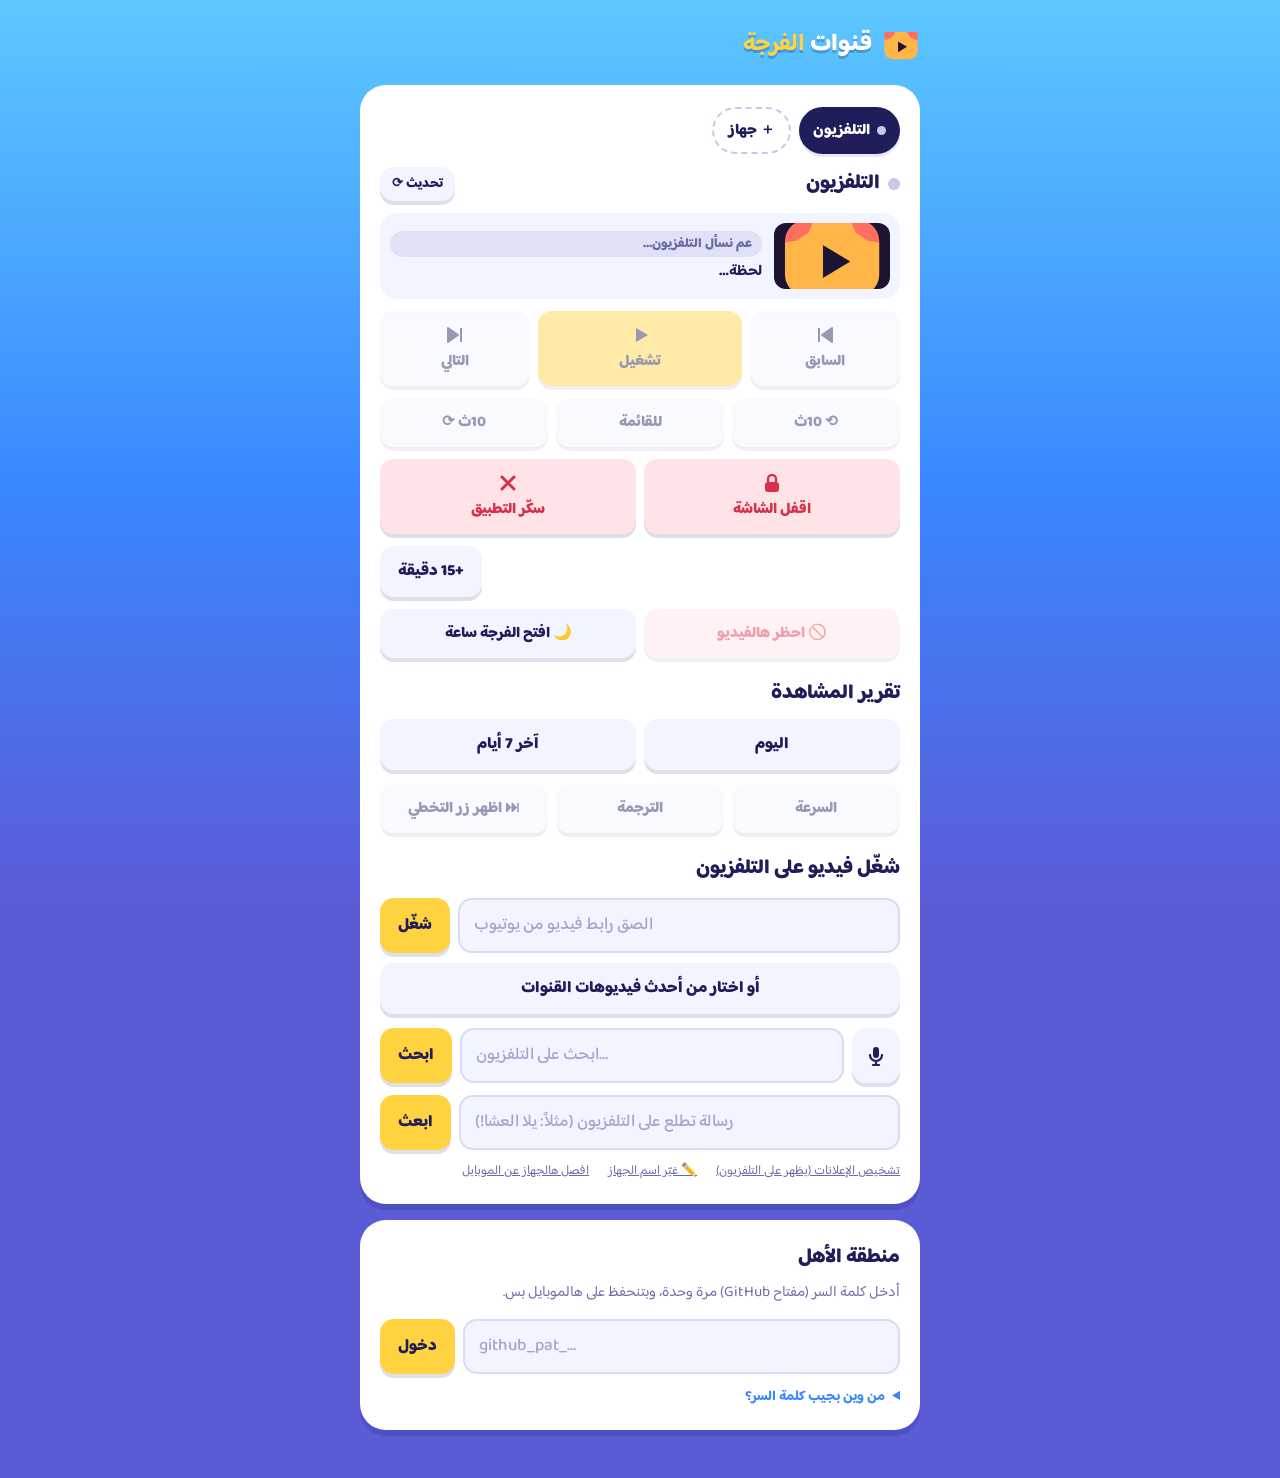
<file: parent.html>
<!doctype html>
<html lang="ar" dir="rtl">
<head>
<meta charset="utf-8">
<meta name="viewport" content="width=device-width, initial-scale=1, viewport-fit=cover">
<meta name="referrer" content="strict-origin-when-cross-origin">
<meta name="robots" content="noindex">
<meta name="theme-color" content="#5cc8ff">
<meta name="apple-mobile-web-app-capable" content="yes">
<meta name="apple-mobile-web-app-title" content="قنوات الفرجة">
<link rel="apple-touch-icon" href="icon.png">
<title>قنوات صندوق الفرجة</title>
<link rel="preconnect" href="https://fonts.googleapis.com">
<link rel="preconnect" href="https://fonts.gstatic.com" crossorigin>
<link href="https://fonts.googleapis.com/css2?family=Baloo+Bhaijaan+2:wght@500;600;700;800&display=swap" rel="stylesheet">
<style>
  :root {
    --bg: #f2f5ff; --navy: #1f1d5a; --card: #ffffff; --card2: #d9dcf5;
    --ink: #1f1d5a; --muted: #6d6aa8; --accent: #ffd23f; --coral: #ff5d73; --teal: #2ec98b;
    --font: 'Baloo Bhaijaan 2', -apple-system, 'Geeza Pro', 'Segoe UI', sans-serif;
  }
  * { box-sizing: border-box; -webkit-tap-highlight-color: transparent; }
  html, body { margin: 0; }
  body {
    font-family: var(--font); color: var(--ink); min-height: 100vh;
    background: linear-gradient(180deg, #5cc8ff 0%, #3a86ff 55%, #5b5bd6 100%) fixed;
    padding: max(16px, env(safe-area-inset-top)) 16px max(32px, env(safe-area-inset-bottom));
  }
  .wrap { max-width: 560px; margin: 0 auto; }
  button, input { font-family: inherit; color: inherit; font-size: 16px; }
  button { cursor: pointer; border: 0; }
  h1, h2, p { margin: 0; }
  .hidden { display: none !important; }
  .muted { color: var(--muted); }

  header { display: flex; align-items: center; justify-content: space-between; padding: 8px 0 20px; }
  .brand { display: flex; align-items: center; gap: 10px; font-size: 24px; font-weight: 800; color: #fff; text-shadow: 0 3px 0 rgba(20,30,110,.25); }
  .brand b { color: var(--accent); }
  .brand svg { width: 38px; height: 38px; }
  .link-btn { background: rgba(20,30,110,.22); color: #fff; font-size: 14px; padding: 6px 14px; border-radius: 99px; }

  .card { background: var(--card); border-radius: 26px; padding: 20px; margin-bottom: 16px; box-shadow: 0 6px 0 rgba(20,30,110,.18); }
  .card h2 { font-size: 20px; font-weight: 800; margin-bottom: 6px; display: flex; align-items: center; gap: 8px; }
  .card > p { font-size: 15px; line-height: 1.6; margin-bottom: 14px; }
  .count { font-size: 14px; color: #fff; background: var(--teal); border-radius: 99px; padding: 0 10px; }

  .row-in { display: flex; gap: 8px; }
  .inp {
    flex: 1; min-width: 0; padding: 13px 16px; border-radius: 14px; border: 0; background: var(--bg); color: var(--navy);
    box-shadow: inset 0 0 0 2px var(--card2); font-size: 17px; font-weight: 600; outline: none;
  }
  .inp:focus { box-shadow: inset 0 0 0 3px #3a86ff; background: #fff; }
  .inp::placeholder { color: #a5a3cf; font-weight: 500; }
  .btn { padding: 12px 18px; border-radius: 14px; font-weight: 800; background: var(--bg); color: var(--navy); white-space: nowrap; box-shadow: 0 4px 0 rgba(20,30,110,.14); }
  .btn.primary { background: var(--accent); color: var(--navy); }
  .btn.danger { background: #ffe3e7; color: #d6304a; }
  .btn.done { background: #dcf7ec; color: #17935f; }
  .btn:active { transform: scale(.97); }
  .btn[disabled] { opacity: .6; }

  .list { margin-top: 14px; }
  .item { display: flex; align-items: center; gap: 12px; padding: 12px 0; border-top: 1px solid #eceefe; }
  .item:first-child { border-top: 0; }
  .item img { width: 54px; height: 54px; border-radius: 50%; object-fit: cover; background: var(--bg); flex-shrink: 0; border: 3px solid var(--accent); }
  .item .info { flex: 1; min-width: 0; }
  .item b { display: block; font-size: 16px; font-weight: 700; white-space: nowrap; overflow: hidden; text-overflow: ellipsis; }
  .item span { font-size: 13px; color: var(--muted); }
  .msg { font-size: 15px; padding: 10px 0 0; }
  .msg.bad { color: #d6304a; }

  details { margin-top: 12px; font-size: 14px; line-height: 1.7; }
  summary { cursor: pointer; color: #3a86ff; font-weight: 700; }
  ol { padding-right: 20px; margin: 8px 0 0; }
  code { direction: ltr; unicode-bidi: embed; background: var(--bg); padding: 1px 6px; border-radius: 6px; font-size: 13px; }

  .dots i { display: inline-block; width: 9px; height: 9px; margin: 0 3px; border-radius: 50%; background: var(--accent); animation: b 1s infinite ease-in-out; }
  .dots i:nth-child(2) { animation-delay: .15s; background: var(--coral); }
  .dots i:nth-child(3) { animation-delay: .3s; background: var(--teal); }
  @keyframes b { 0%,80%,100% { transform: translateY(0); opacity: .6; } 40% { transform: translateY(-6px); opacity: 1; } }

  .toast {
    position: fixed; left: 50%; bottom: max(24px, env(safe-area-inset-bottom)); transform: translate(-50%, 16px); opacity: 0;
    background: var(--navy); color: #fff; font-weight: 800; padding: 12px 22px; border-radius: 99px;
    box-shadow: 0 10px 30px rgba(0,0,0,.45); transition: opacity .25s, transform .25s; pointer-events: none; width: max-content; max-width: calc(100% - 32px); text-align: center; line-height: 1.5;
  }
  .toast.on { opacity: 1; transform: translate(-50%, 0); }

  /* remote */
  .rc-head { display: flex; align-items: center; gap: 8px; margin-bottom: 12px; }
  .rc-head h2 { margin: 0; flex: 1; }
  .dot { width: 12px; height: 12px; border-radius: 50%; background: #c9c8e6; flex-shrink: 0; }
  .dot.on { background: var(--teal); box-shadow: 0 0 0 4px rgba(46,201,139,.2); }
  .seen { font-size: 13px; color: var(--muted); }
  .now { display: flex; gap: 12px; align-items: center; background: var(--bg); border-radius: 18px; padding: 10px; min-height: 84px; }
  .now img { width: 116px; height: 66px; border-radius: 12px; object-fit: cover; flex-shrink: 0; background: #dfe2f7; }
  .now .info { flex: 1; min-width: 0; }
  .now b { display: -webkit-box; -webkit-line-clamp: 2; -webkit-box-orient: vertical; overflow: hidden; font-size: 15px; line-height: 1.4; }
  .now span { display: block; font-size: 13px; color: var(--muted); margin-top: 2px; }
  .state { display: inline-block; font-size: 12px; font-weight: 800; padding: 2px 10px; border-radius: 99px; background: #dfe2f7; color: var(--navy); margin-bottom: 4px; }
  .state.playing { background: #dcf7ec; color: #17935f; }
  .state.paused { background: #fff3c4; color: #8a6a00; }
  .state.locked, .state.timeup, .state.closed, .state.off, .state.bedtime { background: #ffe3e7; color: #d6304a; }
  .state.break, .state.prayer { background: #fff3c4; color: #8a6a00; }
  .bar { height: 6px; border-radius: 6px; background: #dfe2f7; margin-top: 8px; overflow: hidden; direction: ltr; }
  .bar i { display: block; height: 100%; width: 0; background: linear-gradient(90deg, var(--coral), var(--accent)); border-radius: 6px; }
  .rc-grid { display: flex; gap: 8px; margin-top: 12px; }
  .rc-grid .btn { flex: 1; padding: 12px 6px; font-size: 15px; display: flex; flex-direction: column; align-items: center; gap: 2px; }
  .rc-grid .btn svg { width: 24px; height: 24px; }
  .rc-grid .btn.big { flex: 1.4; }
  .rc-grid .btn.warn { background: #ffe3e7; color: #d6304a; }
  .rc-grid .btn.go { background: #dcf7ec; color: #17935f; }
  .rc-time { display: flex; align-items: center; gap: 10px; margin-top: 12px; font-size: 14px; color: var(--muted); }
  .rc-time span { flex: 1; }
  .rc-msg { display: flex; gap: 8px; margin-top: 12px; }
  .btn.mic { padding: 0 12px; display: flex; align-items: center; }
  .btn.mic svg { width: 24px; height: 24px; }
  .btn.mic.on { background: var(--coral); color: #fff; animation: pulse 1s infinite; }
  @keyframes pulse { 50% { transform: scale(1.08); } }
  html { background: #5b5bd6; }
  .vid { display: flex; gap: 10px; align-items: center; padding: 8px 0; border-top: 1px solid #eceefe; }
  .vid img { width: 112px; height: 63px; border-radius: 12px; object-fit: cover; flex-shrink: 0; background: #dfe2f7; }
  .vid .info { flex: 1; min-width: 0; }
  .vid b { display: -webkit-box; -webkit-line-clamp: 2; -webkit-box-orient: vertical; overflow: hidden; font-size: 14px; line-height: 1.4; }
  .vid span { font-size: 12px; color: var(--muted); }
  .vid .btn { padding: 10px 14px; }
  .small-link { background: none; color: var(--muted); font-size: 13px; padding: 10px 0 0; text-decoration: underline; }
  .btn[disabled] { opacity: .45; }
  .rep-kid { border-top: 1px solid #eceefe; padding: 14px 0 6px; }
  .rep-kid:first-child { border-top: 0; }
  .rep-head { display: flex; align-items: center; gap: 10px; }
  .rep-av { width: 34px; height: 34px; border-radius: 50%; color: #fff; font-weight: 800; display: flex; align-items: center; justify-content: center; flex-shrink: 0; }
  .rep-head b { flex: 1; font-size: 17px; }
  .rep-tot { font-size: 22px; font-weight: 800; color: #3a86ff; }
  .rep-tot small { font-size: 13px; color: var(--muted); font-weight: 600; }
  .rep-edu { font-size: 13px; color: #17935f; margin-top: 2px; }
  .rep-days { display: flex; align-items: flex-end; gap: 6px; height: 90px; margin: 12px 0 4px; direction: rtl; }
  .rep-days div { flex: 1; display: flex; flex-direction: column; align-items: center; justify-content: flex-end; height: 100%; font-size: 11px; color: var(--muted); }
  .rep-days i { display: block; width: 100%; max-width: 30px; border-radius: 6px 6px 2px 2px; background: linear-gradient(180deg, #ffd23f, #ff9f1c); margin-bottom: 4px; min-height: 2px; }
  .rep-sub { font-size: 13px; font-weight: 800; color: var(--muted); margin: 10px 0 4px; }
  .rep-line { display: flex; justify-content: space-between; gap: 10px; font-size: 14px; padding: 3px 0; }
  .rep-line span:first-child { overflow: hidden; text-overflow: ellipsis; white-space: nowrap; }
  .rep-line span:last-child { color: var(--muted); flex-shrink: 0; }
  .tabs2 { display: flex; gap: 8px; }
  .tabs2 .btn { flex: 1; }
  select.cat { font-family: inherit; font-size: 14px; font-weight: 700; color: var(--navy); background: var(--bg); border: 0; border-radius: 10px; padding: 8px 6px; margin-left: 6px; max-width: 110px; }
  .chips { display: flex; flex-wrap: wrap; gap: 8px; margin-top: 8px; }
  .chip { padding: 9px 14px; border-radius: 99px; font-weight: 800; font-size: 15px; background: #dcf7ec; color: #17935f; box-shadow: 0 3px 0 rgba(20,30,110,.12); }
  .chip.off { background: #ffe3e7; color: #d6304a; text-decoration: line-through; }
  .pick-star { padding: 10px 12px !important; }
  /* devices: one phone controls every TV and tablet */
  .devbar { display: flex; gap: 8px; overflow-x: auto; padding: 2px 2px 12px; margin: 0 -2px; scrollbar-width: none; }
  .devbar::-webkit-scrollbar { display: none; }
  .dev { flex-shrink: 0; display: flex; align-items: center; gap: 7px; padding: 9px 14px; border-radius: 99px; background: var(--bg); color: var(--navy); font-weight: 800; font-size: 15px; box-shadow: 0 3px 0 rgba(20,30,110,.10); }
  .dev small { font-weight: 600; font-size: 12px; color: var(--muted); }
  .dev.on { background: var(--navy); color: #fff; }
  .dev.on small { color: rgba(255,255,255,.7); }
  .dev.add { background: #fff; border: 2px dashed #c9c8e6; box-shadow: none; }
  .dev .dot { width: 9px; height: 9px; }
  .dev.locked:not(.on) { background: #ffe3e7; }
  .all-row { display: flex; align-items: center; gap: 10px; padding: 10px 0; border-top: 1px solid #eceefe; }
  .all-row:first-child { border-top: 0; }
  .all-row .info { flex: 1; min-width: 0; }
  .all-row b { display: block; font-size: 16px; }
  .all-row span { display: block; font-size: 13px; color: var(--muted); overflow: hidden; text-overflow: ellipsis; white-space: nowrap; }
  .all-row .btn { padding: 9px 12px; font-size: 14px; }
  .all-row .btn.warn { background: #ffe3e7; color: #d6304a; }
  .all-row .btn.go { background: #dcf7ec; color: #17935f; }
  body.all-mode #manage { display: none !important; }
  .foot { text-align: center; font-size: 13px; padding-top: 6px; color: #fff !important; }
</style>
</head>
<body>
<div class="wrap">
  <header>
    <div class="brand">
      <svg viewBox="0 0 64 64" aria-hidden="true"><rect x="4" y="10" width="56" height="46" rx="14" fill="#ffb547"/><path d="M4 24 Q18 22 22 10 L4 10Z" fill="#ff6f61"/><path d="M60 24 Q46 22 42 10 L60 10Z" fill="#ff6f61"/><path d="M27 26 L42 35 L27 44Z" fill="#1b1433"/></svg>
      <span>قنوات <b>الفرجة</b></span>
    </div>
    <button id="logout" class="link-btn hidden">خروج</button>
  </header>


  <!-- TV remote -->
  <section id="remote" class="card">
    <div id="devbar" class="devbar hidden"></div>
    <div id="all-box" class="hidden">
      <div class="rc-head"><h2>كل الأجهزة</h2><button id="all-refresh" class="btn" style="padding:6px 12px;font-size:13px">تحديث ⟳</button></div>
      <div id="all-list" class="list"></div>
      <div class="rc-grid">
        <button class="btn warn" data-all="lock"><svg viewBox="0 0 24 24"><rect x="5" y="11" width="14" height="10" rx="3" fill="currentColor"/><path d="M8 11V8a4 4 0 0 1 8 0v3" fill="none" stroke="currentColor" stroke-width="2.4"/></svg>اقفل الكل</button>
        <button class="btn go" data-all="unlock"><svg viewBox="0 0 24 24"><rect x="5" y="11" width="14" height="10" rx="3" fill="currentColor"/><path d="M8 11V8a4 4 0 0 1 8-1" fill="none" stroke="currentColor" stroke-width="2.4"/></svg>افتح الكل</button>
      </div>
      <div class="rc-grid">
        <button class="btn" data-all="pause">وقّف الفيديو</button>
        <button class="btn" data-all="stop">للقائمة</button>
        <button class="btn go" data-all="addTime">+15 دقيقة للكل</button>
      </div>
      <form id="all-msg" class="rc-msg" autocomplete="off">
        <input id="all-msg-in" class="inp" maxlength="140" dir="auto" placeholder="رسالة لكل الأجهزة (مثلاً: يلا العشا!)">
        <button class="btn primary" type="submit">ابعث</button>
      </form>
    </div>
    <div id="pair-box">
      <h2>تحكّم بالتلفزيون</h2>
      <p class="muted">من التلفزيون: زر «الأهل» ثم الرقم السري، وصوّر الكود بكاميرا الموبايل. أو اكتب كود الربط اللي تحت الكود:</p>

      <input id="dev-name-in" class="inp" maxlength="24" dir="auto" style="margin-bottom:8px" placeholder="اسم الجهاز (مثلاً: تلفزيون الصالة، تابلت سارة)">
      <div class="row-in">
        <input id="room-in" class="inp" dir="ltr" autocomplete="off" autocapitalize="off" placeholder="xxxxx-xxxxx-xxxxx-xxxxx">
        <button id="room-btn" class="btn primary">اربط</button>
      </div>
      <button id="pair-cancel" class="small-link hidden">رجوع</button>
    </div>
    <div id="rc" class="hidden">
      <div class="rc-head"><span id="rc-dot" class="dot"></span><h2 id="rc-name">التلفزيون الآن</h2><span id="rc-seen" class="seen"></span><button id="rc-refresh" class="btn" style="padding:6px 12px;font-size:13px">تحديث ⟳</button></div>
      <div class="now">
        <img id="rc-img" alt="">
        <div class="info">
          <span id="rc-state" class="state">…</span>
          <b id="rc-title">عم نتصل بالتلفزيون…</b>
          <span id="rc-ch"></span>
          <div id="rc-bar" class="bar hidden"><i id="rc-fill"></i></div>
        </div>
      </div>
      <div class="rc-grid">
        <button class="btn" data-cmd="prev"><svg viewBox="0 0 24 24"><path d="M6 5v14M19 5L9 12l10 7z" fill="currentColor" stroke="currentColor" stroke-width="2" stroke-linejoin="round"/></svg>السابق</button>
        <button class="btn primary big" id="rc-toggle" data-cmd="toggle"><svg viewBox="0 0 24 24"><path d="M8 5l12 7-12 7z" fill="currentColor"/></svg><span>تشغيل</span></button>
        <button class="btn" data-cmd="next"><svg viewBox="0 0 24 24"><path d="M18 5v14M5 5l10 7-10 7z" fill="currentColor" stroke="currentColor" stroke-width="2" stroke-linejoin="round"/></svg>التالي</button>
      </div>
      <div class="rc-grid">
        <button class="btn" data-cmd="back10">⟲ 10ث</button>
        <button class="btn" data-cmd="stop">للقائمة</button>
        <button class="btn" data-cmd="fwd10">10ث ⟳</button>
      </div>
      <div class="rc-grid">
        <button class="btn warn" id="rc-lock" data-cmd="lock"><svg viewBox="0 0 24 24"><rect x="5" y="11" width="14" height="10" rx="3" fill="currentColor"/><path d="M8 11V8a4 4 0 0 1 8 0v3" fill="none" stroke="currentColor" stroke-width="2.4"/></svg><span>اقفل الشاشة</span></button>
        <button class="btn warn" data-cmd="close"><svg viewBox="0 0 24 24"><path d="M6 6l12 12M18 6L6 18" stroke="currentColor" stroke-width="3" stroke-linecap="round"/></svg>سكّر التطبيق</button>
      </div>
      <div class="rc-time"><span id="rc-usage"></span><button class="btn go" data-cmd="addTime" data-n="15">+15 دقيقة</button></div>
      <div class="rc-grid">
        <button class="btn warn" id="rc-block" data-cmd="blockNow">🚫 احظر هالفيديو</button>
        <button class="btn" data-cmd="schedOpen" data-n="60">🌙 افتح الفرجة ساعة</button>
      </div>
      <div id="rc-cats-box" class="hidden">
        <h2 style="margin-top:18px">الأقسام المفتوحة للأولاد</h2>
        <div id="rc-cats" class="chips"></div>
      </div>
      <h2 style="margin-top:18px">تقرير المشاهدة</h2>
      <div class="tabs2" style="margin-top:8px"><button class="btn" id="rep-1">اليوم</button><button class="btn" id="rep-7">آخر 7 أيام</button></div>
      <div id="rep" class="list"></div>
      <div class="rc-grid">
        <button class="btn" data-cmd="speed">السرعة</button>
        <button class="btn" data-cmd="cc">الترجمة</button>
        <button class="btn" data-cmd="adskip">⏭ اظهر زر التخطي</button>
      </div>
      <h2 style="margin-top:18px">شغّل فيديو على التلفزيون</h2>
      <form id="rc-play" class="rc-msg" autocomplete="off">
        <input id="rc-play-in" class="inp" dir="ltr" enterkeyhint="go" placeholder="الصق رابط فيديو من يوتيوب">
        <button class="btn primary" type="submit">شغّل</button>
      </form>
      <button id="rc-latest-btn" class="btn" style="width:100%;margin-top:10px">أو اختار من أحدث فيديوهات القنوات</button>
      <div id="rc-latest" class="list"></div>
      <form id="rc-search" class="rc-msg" autocomplete="off">
        <button type="button" id="rc-mic" class="btn mic" aria-label="بحث بالصوت"><svg viewBox="0 0 24 24"><rect x="9" y="3" width="6" height="11" rx="3" fill="currentColor"/><path d="M6 11a6 6 0 0 0 12 0M12 17v4M9 21h6" fill="none" stroke="currentColor" stroke-width="2.2" stroke-linecap="round"/></svg></button>
        <input id="rc-search-in" class="inp" maxlength="60" dir="auto" enterkeyhint="search" placeholder="ابحث على التلفزيون…">
        <button class="btn primary" type="submit">ابحث</button>
      </form>
      <form id="rc-msg" class="rc-msg" autocomplete="off">
        <input id="rc-msg-in" class="inp" maxlength="140" dir="auto" placeholder="رسالة تطلع على التلفزيون (مثلاً: يلا العشا!)">
        <button class="btn primary" type="submit">ابعث</button>
      </form>
      <div id="rc-hist-box" class="hidden">
        <h2 style="margin-top:18px">آخر شي اتفرجوا عليه</h2>
        <div id="rc-hist" class="list"></div>
      </div>
      <button class="small-link" data-cmd="debug" style="margin-left:16px">تشخيص الإعلانات (يظهر على التلفزيون)</button>
      <button id="rc-rename" class="small-link" style="margin-left:16px">✏️ غيّر اسم الجهاز</button>
      <button id="rc-unpair" class="small-link">افصل هالجهاز عن الموبايل</button>
    </div>
  </section>

  <!-- login -->
  <section id="login" class="card hidden">
    <h2>منطقة الأهل</h2>
    <p class="muted">أدخل كلمة السر (مفتاح GitHub) مرة وحدة، وبتنحفظ على هالموبايل بس.</p>
    <div class="row-in">
      <input id="token" class="inp" type="password" dir="ltr" autocomplete="current-password" placeholder="github_pat_…">
      <button id="login-btn" class="btn primary">دخول</button>
    </div>
    <p id="login-msg" class="msg hidden"></p>
    <details>
      <summary>من وين بجيب كلمة السر؟</summary>
      <ol>
        <li>افتح <a href="https://github.com/settings/personal-access-tokens/new" target="_blank" style="color:#3a86ff">صفحة إنشاء Token على GitHub</a>.</li>
        <li><b>Token name:</b> اكتب <code>farja</code>. و <b>Expiration:</b> اختار <code>No expiration</code> أو أطول مدة.</li>
        <li><b>Repository access:</b> اختار <code>Only select repositories</code> ثم <code id="repo-name">farja</code>.</li>
        <li><b>Permissions → Repository permissions → Contents:</b> اختار <code>Read and write</code>.</li>
        <li>اضغط <b>Generate token</b> وانسخه والصقه هون.</li>
      </ol>
    </details>
  </section>

  <!-- main -->
  <div id="main" class="hidden">
    <section class="card">
      <h2>إضافة قناة</h2>
      <p class="muted">اكتب اسم القناة، أو الصق رابطها (من تطبيق يوتيوب: مشاركة ← نسخ الرابط).</p>
      <form id="search-form" class="row-in" autocomplete="off">
        <input id="q" class="inp" type="search" dir="auto" enterkeyhint="search" placeholder="مثلاً: Wolfoo عربي">
        <button class="btn primary" type="submit">ابحث</button>
      </form>
      <div id="results" class="list"></div>
    </section>

    <section class="card">
      <h2>❤ اختيار بابا وماما <span id="pk-count" class="count">0</span></h2>
      <p class="muted">فيديوهات بتختارها إنت، بتطلع بأول صف على التلفزيون (حتى لو من برّا القنوات).</p>
      <form id="pk-form" class="row-in" autocomplete="off">
        <input id="pk-in" class="inp" dir="ltr" enterkeyhint="done" placeholder="الصق رابط فيديو من يوتيوب">
        <button class="btn primary" type="submit">أضف</button>
      </form>
      <div id="pk-list" class="list"></div>
    </section>

    <section class="card">
      <h2>القنوات المسموحة <span id="count" class="count">0</span></h2>
      <p class="muted">التصنيف (قرآن، تعليمي…) بينعمل تلقائياً من بيانات يوتيوب لما تضيف قناة، وبتقدر تغيّره. كل تصنيف بيطلع بقسم خاص على التلفزيون.</p>
      <button id="auto-cat" class="btn" style="width:100%;margin-bottom:6px">✨ صنّف القنوات اللي بدون تصنيف تلقائياً</button>
      <div id="list" class="list"><p class="msg"><span class="dots"><i></i><i></i><i></i></span></p></div>
    </section>

    <section class="card">
      <h2>🚫 فيديوهات محظورة <span id="bl-count" class="count">0</span></h2>
      <p class="muted">الفيديو المحظور ما بيطلع للأولاد بأي مكان، حتى لو من قناة مسموحة.</p>
      <div id="bl-list" class="list"></div>
    </section>

    <p class="foot muted">التلفزيون بيشوف التغييرات خلال دقيقة تقريباً، أو لما يرجع للصفحة الرئيسية.</p>
  </div>

</div>
<div id="toast" class="toast"></div>

<script src="config.js?v=3.6.0"></script>
<script>
(function () {
  'use strict';
  var CFG = window.FARJA_CONFIG || {};
  var $ = function (s) { return document.querySelector(s); };
  var esc = function (s) { return String(s == null ? '' : s).replace(/[&<>"']/g, function (c) { return { '&': '&amp;', '<': '&lt;', '>': '&gt;', '"': '&quot;', "'": '&#39;' }[c]; }); };
  var TKEY = 'farja.ghToken';

  function repoName() {
    if (CFG.githubRepo) return CFG.githubRepo;
    var m = /^([^.]+)\.github\.io$/.exec(location.hostname);
    var repo = location.pathname.split('/').filter(Boolean)[0];
    return m && repo ? m[1] + '/' + repo : null;
  }
  var REPO = repoName();
  if (REPO) $('#repo-name').textContent = REPO.split('/')[1];

  var toastT;
  function toast(m) { var t = $('#toast'); t.textContent = m; t.classList.add('on'); clearTimeout(toastT); toastT = setTimeout(function () { t.classList.remove('on'); }, m.length > 60 ? 7000 : 2400); }
  function fmtCount(n) { n = +n || 0; if (n >= 1e6) return (Math.round(n / 1e5) / 10) + ' مليون'; if (n >= 1e3) return (Math.round(n / 100) / 10) + ' ألف'; return String(n); }
  var LOADING = '<p class="msg"><span class="dots"><i></i><i></i><i></i></span></p>';

  /* ---------- YouTube ---------- */
  
  
  async function yt(path, params) {
    if (!CFG.apiKey) throw new Error('مفتاح YouTube API ناقص بملف config.js');
    var u = new URL('https://www.googleapis.com/youtube/v3/' + path);
    Object.keys(params).forEach(function (k) { if (params[k] != null) u.searchParams.set(k, params[k]); });
    u.searchParams.set('key', CFG.apiKey);
    var r = await fetch(u.toString());
    var j = await r.json().catch(function () { return {}; });
    if (!r.ok) {
      var reason = j.error && j.error.errors && j.error.errors[0] && j.error.errors[0].reason;
      if (reason === 'quotaExceeded') throw new Error('خلصت حصة يوتيوب لليوم، جرّب بكرة.');
      throw new Error('خطأ من يوتيوب: ' + ((j.error && j.error.message) || r.status));
    }
    return j;
  }
  
  function toChannel(it) {
    var sn = it.snippet || {}, st = it.statistics || {}, th = sn.thumbnails || {};
    var rel = (it.contentDetails && it.contentDetails.relatedPlaylists) || {};
    return {
      id: it.id, title: sn.title || '',
      thumb: (th.medium || th.high || th.default || {}).url || '',
      uploads: rel.uploads || ('UU' + it.id.slice(2)),
      subs: st.hiddenSubscriberCount ? null : st.subscriberCount, videos: st.videoCount,
    };
  }
  async function channelsBy(params) {
    params.part = 'snippet,contentDetails,statistics';
    var j = await yt('channels', params);
    return (j.items || []).map(toChannel);
  }
  async function findChannels(q) {
    q = q.trim();
    var m;
    if ((m = /(UC[\w-]{22})(?![\w-])/.exec(q))) return channelsBy({ id: m[1] });
    if ((m = /@([^\/?#\s]+)/.exec(q))) return channelsBy({ forHandle: '@' + decodeURIComponent(m[1]) });
    if ((m = /youtube\.com\/user\/([^\/?#\s]+)/i.exec(q))) return channelsBy({ forUsername: decodeURIComponent(m[1]) });
    if ((m = /(?:youtu\.be\/|[?&]v=|\/shorts\/)([\w-]{11})/.exec(q))) {
      // a video link: add the channel that posted it
      var vj = await yt('videos', { part: 'snippet', id: m[1] });
      var cid = vj.items && vj.items[0] && vj.items[0].snippet.channelId;
      return cid ? channelsBy({ id: cid }) : [];
    }
    if ((m = /youtube\.com\/c\/([^\/?#\s]+)/i.exec(q))) q = decodeURIComponent(m[1]);
    var sj = await yt('search', { part: 'snippet', type: 'channel', q: q, maxResults: 8 });
    var ids = (sj.items || []).map(function (h) { return (h.snippet && h.snippet.channelId) || (h.id && h.id.channelId); }).filter(Boolean);
    if (!ids.length) return [];
    var list = await channelsBy({ id: ids.join(',') });
    var by = {}; list.forEach(function (c) { by[c.id] = c; });
    return ids.map(function (id) { return by[id]; }).filter(Boolean);
  }

  var YT_CAT = { '27': 'learn', '28': 'learn', '26': 'learn', '10': 'songs', '1': 'stories', '24': 'fun', '23': 'fun', '20': 'fun', '15': 'fun', '17': 'fun', '19': 'fun', '22': 'fun' };
  function guessCat(ch) {
    if (/قرآن|القرآن|القران|قران|quran|qur'?an|تلاوة|تجويد/i.test(ch.title || '')) return Promise.resolve('quran');
    return yt('playlistItems', { part: 'contentDetails', playlistId: ch.uploads || ('UU' + String(ch.id).slice(2)), maxResults: 12 }).then(function (j) {
      var ids = (j.items || []).map(function (i) { return i.contentDetails && i.contentDetails.videoId; }).filter(Boolean);
      if (!ids.length) return '';
      return yt('videos', { part: 'snippet', id: ids.join(',') }).then(function (v) {
        var count = {}, quran = 0;
        (v.items || []).forEach(function (it) {
          var sn = it.snippet || {};
          if (/قرآن|القرآن|القران|سورة|تلاوة|quran|surah/i.test(sn.title || '')) quran++;
          var k = YT_CAT[sn.categoryId]; if (k) count[k] = (count[k] || 0) + 1;
        });
        if (quran >= 4) return 'quran';
        var best = '', bn = 0; Object.keys(count).forEach(function (k) { if (count[k] > bn) { best = k; bn = count[k]; } });
        return best;
      });
    }).catch(function () { return ''; });
  }

  
  /* ---------- GitHub (channels.json) ---------- */
  var token = localStorage.getItem(TKEY) || '';
  var file = { sha: null, data: { channels: [] } };

  async function gh(method, path, body) {
    var r = await fetch('https://api.github.com/repos/' + REPO + path, {
      method: method,
      headers: { Authorization: 'Bearer ' + token, Accept: 'application/vnd.github+json' },
      body: body ? JSON.stringify(body) : undefined,
      cache: 'no-store',
    });
    var j = await r.json().catch(function () { return {}; });
    if (!r.ok) {
      var msg = j.message || ('HTTP ' + r.status);
      if (/not accessible by personal access token/i.test(msg)) {
        msg = 'كلمة السر ما إلها صلاحية الكتابة. بإعدادات الـ Token على GitHub خلّي Contents = Read and write، واختار repo ' + (REPO || 'farja').split('/')[1] + '.';
      } else if (r.status === 401) msg = 'كلمة السر انتهت أو انحذفت. اضغط «خروج» وأدخل وحدة جديدة.';
      var e = new Error(msg); e.status = r.status; throw e;
    }
    return j;
  }
  function b64decode(s) { return decodeURIComponent(escape(atob(s.replace(/\s/g, '')))); }
  function b64encode(s) { return btoa(unescape(encodeURIComponent(s))); }

  async function loadFile() {
    try {
      var j = await gh('GET', '/contents/channels.json?ref=main&t=' + Date.now());
      file.sha = j.sha;
      var data = JSON.parse(b64decode(j.content || '') || '{}');
      if (Array.isArray(data)) data = { channels: data };
      if (!Array.isArray(data.channels)) data.channels = [];
      file.data = data;
    } catch (e) {
      if (e.status === 404) { file.sha = null; file.data = { channels: [] }; } else throw e;
    }
  }
  async function saveFile(message, change) {
    for (var attempt = 0; attempt < 2; attempt++) {
      await loadFile();
      if (!Array.isArray(file.data.picks)) file.data.picks = [];
      if (!Array.isArray(file.data.blocked)) file.data.blocked = [];
      change(file.data.channels, file.data);
      try {
        var body = { message: message, content: b64encode(JSON.stringify(file.data, null, 2) + '\n'), branch: 'main' };
        if (file.sha) body.sha = file.sha;
        var res = await gh('PUT', '/contents/channels.json', body);
        file.sha = res.content && res.content.sha;
        return;
      } catch (e) {
        if (e.status !== 409 || attempt) throw e; // someone else saved first: reload and retry once
      }
    }
  }
  const idOf = function (x) { return x && typeof x === 'object' ? (x.id || x.handle || x.url) : x; };

  /* ---------- UI ---------- */
  function renderList() {
    var list = file.data.channels;
    $('#count').textContent = list.length;
    if (!list.length) { $('#list').innerHTML = '<p class="msg muted">ما في قنوات لسا. ابحث فوق وضيف أول قناة.</p>'; return; }
    $('#list').innerHTML = list.map(function (x, i) {
      var o = typeof x === 'object' && x ? x : { title: x };
      return '<div class="item"><img src="' + esc(o.thumb || 'icon.png') + '" alt=""><div class="info"><b dir="auto">' + esc(o.title || o.id) + '</b>' +
        (o.title && o.id ? '' : '<span>من ملف القنوات</span>') + '</div>' + catSelect(i, o.cat || '') + '<button class="btn danger" data-del="' + i + '">حذف</button></div>';
    }).join('');
    renderPicks(); renderBlocked();
  }
  var CATS = [['', 'بدون تصنيف'], ['quran', '📖 قرآن'], ['learn', '🧠 تعليمي'], ['stories', '📚 قصص'], ['songs', '🎵 أناشيد'], ['fun', '🎈 ترفيه']];
  function catSelect(i, cur) {
    return '<select class="cat" data-cat="' + i + '">' + CATS.map(function (c) { return '<option value="' + c[0] + '"' + (c[0] === cur ? ' selected' : '') + '>' + c[1] + '</option>'; }).join('') + '</select>';
  }
  function renderPicks() {
    var l = file.data.picks || [];
    $('#pk-count').textContent = l.length;
    $('#pk-list').innerHTML = l.length ? l.map(function (p, i) {
      return '<div class="vid"><img src="' + esc(p.thumb) + '" alt=""><div class="info"><b dir="auto">' + esc(p.title) + '</b><span>' + esc(p.chTitle || '') + '</span></div><button class="btn danger" data-pkdel="' + i + '">شيل</button></div>';
    }).join('') : '<p class="msg muted">ما في اختيارات لسا.</p>';
  }
  function renderBlocked() {
    var l = file.data.blocked || [];
    $('#bl-count').textContent = l.length;
    $('#bl-list').innerHTML = l.length ? l.map(function (b, i) {
      var o = typeof b === 'object' ? b : { id: b };
      return '<div class="vid"><img src="https://i.ytimg.com/vi/' + esc(o.id) + '/mqdefault.jpg" alt=""><div class="info"><b dir="auto">' + esc(o.title || o.id) + '</b></div><button class="btn" data-unbl="' + i + '">إلغاء الحظر</button></div>';
    }).join('') : '<p class="msg muted">ما في فيديوهات محظورة.</p>';
  }
  function videoInfo(q) {
    var m = /(?:youtu\.be\/|[?&]v=|\/shorts\/|\/live\/|\/embed\/)([\w-]{11})/.exec(q) || (/^[\w-]{11}$/.test(q) ? [0, q] : null);
    if (!m) return Promise.reject(new Error('هاد مش رابط فيديو'));
    return yt('videos', { part: 'snippet,contentDetails,status', id: m[1] }).then(function (j) {
      var it = j.items && j.items[0];
      if (!it) throw new Error('ما لقيت الفيديو');
      var th = it.snippet.thumbnails || {};
      return { id: it.id, title: it.snippet.title, ch: it.snippet.channelId, chTitle: it.snippet.channelTitle, thumb: (th.high || th.medium || th.default || {}).url, dur: ytDur(it.contentDetails.duration), at: Date.parse(it.snippet.publishedAt) || 0, embeddable: !(it.status && it.status.embeddable === false) };
    });
  }
  function addPick(v) {
    if (!token) { toast('سجّل دخول بكلمة السر (تحت) حتى تقدر تضيف لاختيار بابا'); return Promise.resolve(); }
    return saveFile('Add pick: ' + v.title, function (list, data) {
      data.picks = data.picks.filter(function (p) { return p.id !== v.id; });
      data.picks.unshift({ id: v.id, title: v.title, thumb: v.thumb, ch: v.ch, chTitle: v.chTitle || '', dur: v.dur || 0, at: Date.now() });
      data.picks = data.picks.slice(0, 40);
    }).then(function () { renderPicks(); if (room) send('reloadChannels').catch(function () {}); toast('انضاف لاختيار بابا ❤'); })
      .catch(function (e) { toast('ما انحفظ: ' + e.message); });
  }
  var results = [];
  function renderResults() {
    var have = {};
    file.data.channels.forEach(function (x) { have[idOf(x)] = 1; });
    $('#results').innerHTML = results.map(function (c, i) {
      var meta = [c.subs ? fmtCount(c.subs) + ' مشترك' : '', c.videos ? fmtCount(c.videos) + ' فيديو' : ''].filter(Boolean).join(' · ');
      return '<div class="item"><img src="' + esc(c.thumb) + '" alt=""><div class="info"><b dir="auto">' + esc(c.title) + '</b><span>' + meta + '</span></div>' +
        (have[c.id] ? '<button class="btn done" disabled>مضافة ✓</button>' : '<button class="btn primary" data-add="' + i + '">أضف</button>') + '</div>';
    }).join('');
  }

  async function showMain() {
    $('#login').classList.add('hidden');
    $('#main').classList.remove('hidden');
    $('#logout').classList.remove('hidden');
    try { await loadFile(); renderList(); }
    catch (e) {
      if (e.status === 401 || e.status === 403) { logout('كلمة السر انتهت أو ما إلها صلاحية. أدخلها من جديد.'); return; }
      $('#list').innerHTML = '<p class="msg bad">' + esc(e.message) + '</p>';
    }
  }
  function logout(msg) {
    localStorage.removeItem(TKEY); token = '';
    $('#main').classList.add('hidden'); $('#logout').classList.add('hidden');
    $('#login').classList.remove('hidden');
    var m = $('#login-msg');
    if (msg) { m.textContent = msg; m.className = 'msg bad'; } else m.className = 'msg hidden';
  }

  $('#login-btn').addEventListener('click', async function () {
    var t = $('#token').value.trim();
    var m = $('#login-msg');
    if (!t) return;
    if (!REPO) { m.textContent = 'هالصفحة لازم تنفتح من رابط GitHub Pages.'; m.className = 'msg bad'; return; }
    m.innerHTML = LOADING; m.className = 'msg';
    token = t;
    try {
      var repo = await gh('GET', '');
      if (!repo.permissions || !repo.permissions.push) throw Object.assign(new Error('nopush'), { status: 403 });
      localStorage.setItem(TKEY, t);
      $('#token').value = '';
      showMain();
    } catch (e) {
      token = '';
      m.textContent = e.status === 401 ? 'كلمة السر غلط.' : e.status === 403 || e.status === 404
        ? 'كلمة السر صحيحة بس ما إلها صلاحية الكتابة على ' + REPO + ' (Contents: Read and write).'
        : 'ما قدرت أتأكد: ' + e.message;
      m.className = 'msg bad';
    }
  });
  $('#token').addEventListener('keydown', function (e) { if (e.key === 'Enter') $('#login-btn').click(); });
  $('#logout').addEventListener('click', function () { logout(); });

  $('#search-form').addEventListener('submit', async function (e) {
    e.preventDefault();
    var q = $('#q').value.trim();
    if (!q) return;
    $('#q').blur();
    $('#results').innerHTML = LOADING;
    try {
      results = await findChannels(q);
      if (!results.length) { $('#results').innerHTML = '<p class="msg bad">ما لقيت قنوات بهالاسم.</p>'; return; }
      renderResults();
    } catch (err) {
      $('#results').innerHTML = '<p class="msg bad">' + esc(err.message) + '</p>';
    }
  });

  $('#results').addEventListener('click', async function (e) {
    var b = e.target.closest('[data-add]');
    if (!b) return;
    var c = results[+b.getAttribute('data-add')];
    b.disabled = true; b.innerHTML = '<span class="dots"><i></i><i></i><i></i></span>';
    try {
      var cat = await guessCat(c);
      await saveFile('Add channel: ' + c.title, function (list) {
        if (!list.some(function (x) { return idOf(x) === c.id; })) { var o = { id: c.id, title: c.title, thumb: c.thumb, uploads: c.uploads }; if (cat) o.cat = cat; list.push(o); }
      });
      renderList(); renderResults();
      if (room) send('reloadChannels').catch(function () {});
      toast('انضافت «' + c.title + '»');
    } catch (err) {
      b.disabled = false; b.textContent = 'أضف';
      toast('ما انحفظت: ' + err.message);
    }
  });

  $('#list').addEventListener('click', async function (e) {
    var b = e.target.closest('[data-del]');
    if (!b) return;
    var x = file.data.channels[+b.getAttribute('data-del')];
    var id = idOf(x);
    var name = (x && x.title) || id;
    if (!confirm('أحذف «' + name + '» من القنوات المسموحة؟')) return;
    b.disabled = true;
    try {
      await saveFile('Remove channel: ' + name, function (list) {
        for (var i = list.length - 1; i >= 0; i--) if (idOf(list[i]) === id) list.splice(i, 1);
      });
      renderList(); renderResults();
      if (room) send('reloadChannels').catch(function () {});
      toast('انحذفت «' + name + '»');
    } catch (err) {
      b.disabled = false;
      toast('ما انحذفت: ' + err.message);
    }
  });


  $('#list').addEventListener('change', async function (e) {
    var sel = e.target.closest('[data-cat]');
    if (!sel) return;
    var x = file.data.channels[+sel.getAttribute('data-cat')];
    var id = idOf(x), cat = sel.value;
    sel.disabled = true;
    try {
      await saveFile('Category: ' + ((x && x.title) || id) + ' = ' + (cat || 'none'), function (list) {
        for (var i = 0; i < list.length; i++) if (idOf(list[i]) === id) {
          if (typeof list[i] !== 'object') list[i] = { id: list[i] };
          if (cat) list[i].cat = cat; else delete list[i].cat;
        }
      });
      renderList();
      if (room) send('reloadChannels').catch(function () {});
      toast('انحفظ التصنيف ✓');
    } catch (err) { toast('ما انحفظ: ' + err.message); sel.disabled = false; }
  });
  $('#auto-cat').addEventListener('click', async function () {
    var b = this;
    var todo = file.data.channels.filter(function (x) { return x && typeof x === 'object' && x.id && !x.cat; });
    if (!todo.length) { toast('كل القنوات مصنّفة ✓'); return; }
    b.disabled = true; b.textContent = 'عم صنّف ' + todo.length + ' قناة…';
    var found = {};
    for (var i = 0; i < todo.length; i++) { var k = await guessCat(todo[i]); if (k) found[todo[i].id] = k; }
    var n = Object.keys(found).length;
    try {
      if (n) {
        await saveFile('Auto categories (' + n + ')', function (list) {
          list.forEach(function (x) { if (x && typeof x === 'object' && found[x.id] && !x.cat) x.cat = found[x.id]; });
        });
        renderList();
        if (room) send('reloadChannels').catch(function () {});
      }
      toast(n ? 'انصنّفت ' + n + ' قناة ✓' + (n < todo.length ? ' (الباقي اختارلها إنت)' : '') : 'ما قدرت أعرف تصنيفها، اختاره إنت');
    } catch (err) { toast('ما انحفظ: ' + err.message); }
    b.disabled = false; b.textContent = '✨ صنّف القنوات اللي بدون تصنيف تلقائياً';
  });
  $('#pk-form').addEventListener('submit', function (e) {
    e.preventDefault();
    var q = $('#pk-in').value.trim();
    if (!q) return;
    $('#pk-in').blur();
    videoInfo(q).then(function (v) {
      if (!v.embeddable) { toast('صاحب الفيديو ما بيسمح يشتغل برّا يوتيوب'); return; }
      return addPick(v).then(function () { $('#pk-in').value = ''; });
    }).catch(function (err) { toast(err.message); });
  });
  $('#pk-list').addEventListener('click', async function (e) {
    var b = e.target.closest('[data-pkdel]');
    if (!b) return;
    var p = file.data.picks[+b.getAttribute('data-pkdel')];
    b.disabled = true;
    try {
      await saveFile('Remove pick: ' + p.title, function (list, data) { data.picks = data.picks.filter(function (x) { return x.id !== p.id; }); });
      renderPicks();
      if (room) send('reloadChannels').catch(function () {});
    } catch (err) { b.disabled = false; toast(err.message); }
  });
  $('#bl-list').addEventListener('click', async function (e) {
    var b = e.target.closest('[data-unbl]');
    if (!b) return;
    var x = file.data.blocked[+b.getAttribute('data-unbl')];
    var id = typeof x === 'object' ? x.id : x;
    b.disabled = true;
    try {
      await saveFile('Unblock video ' + id, function (list, data) { data.blocked = data.blocked.filter(function (y) { return (typeof y === 'object' ? y.id : y) !== id; }); });
      renderBlocked();
      if (room) { send('unblock', { vid: id }).catch(function () {}); send('reloadChannels').catch(function () {}); }
      toast('انلغى الحظر');
    } catch (err) { b.disabled = false; toast(err.message); }
  });

  
  
  /* ---------- TV remote (ntfy.sh relay, or our own relay if config.js has one) ---------- */
  var NTFY = (CFG.ntfy || 'https://ntfy.sh').replace(/\/$/, '');
  var RELAY = String(CFG.relay || '').replace(/\/$/, '');
  var RKEY = 'farja.room';
  var room = '';
  var st = null, stAt = 0, es = null, lastPing = 0;
  function rtopic(k) { return 'farja-' + room + '-' + k; }
  function cleanRoom(x) { return String(x || '').toLowerCase().replace(/[^a-z0-9]/g, ''); }

  // Every TV and tablet has its own room; the phone keeps the list and which one is open.
  var DKEY = 'farja.devs';
  var devs = [];
  var allMode = false;
  function saveDevs() { try { localStorage.setItem(DKEY, JSON.stringify(devs)); } catch (e) {} }
  function devOf(r) { for (var i = 0; i < devs.length; i++) if (devs[i].r === r) return devs[i]; return null; }
  function devName(r) { var d = devOf(r); return d && d.n ? d.n : 'جهاز ' + (devs.indexOf(d) + 1); }
  function addDev(r, n) {
    r = cleanRoom(r);
    if (!r) return;
    var d = devOf(r);
    if (!d) { d = { r: r, n: '' }; devs.push(d); }
    if (n) d.n = String(n).slice(0, 24);
    if (!d.n) d.n = devs.length === 1 ? 'التلفزيون' : 'جهاز ' + devs.length;
    saveDevs();
    return d;
  }
  (function () {
    try { devs = JSON.parse(localStorage.getItem(DKEY) || '[]') || []; } catch (e) { devs = []; }
    devs = devs.filter(function (d) { return d && d.r; });
    var old = cleanRoom(localStorage.getItem(RKEY));
    if (old && !devOf(old)) addDev(old, 'التلفزيون');
    var m = /[#&]remote=([a-z0-9-]+)/i.exec(location.hash);
    if (m) {
      var nd = addDev(m[1]);
      localStorage.setItem(RKEY, nd.r);
      history.replaceState(null, '', location.pathname + location.search);
    }
    room = cleanRoom(localStorage.getItem(RKEY));
    if (room && !devOf(room)) room = '';
    if (!room && devs.length) { room = devs[0].r; localStorage.setItem(RKEY, room); }
  })();

  var quotaHit = false;
  function send(cmd, extra) { return sendTo(room, cmd, extra); }
  function sendTo(r, cmd, extra) {
    var body = { cmd: cmd, id: Math.random().toString(36).slice(2) + Date.now(), t: Date.now() };
    if (extra) Object.keys(extra).forEach(function (k) { body[k] = extra[k]; });
    var url = RELAY ? RELAY + '/r/' + r + '/c' : NTFY + '/farja-' + r + '-c';
    return fetch(url, { method: 'POST', body: JSON.stringify(body) }).then(function (r) {
      if (r.status === 429) { quotaHit = true; renderStatus(); throw new Error('quota'); }
      quotaHit = false;
      return r;
    });
  }
  function ago(ms) {
    var s = Math.round(ms / 1000);
    if (s < 60) return 'هلّق';
    var m = Math.round(s / 60);
    if (m < 60) return 'قبل ' + m + ' د'; var h = Math.round(m / 60); if (h < 24) return 'قبل ' + h + ' س'; var d = Math.round(h / 24); return d < 2 ? 'مبارح' : d < 30 ? 'قبل ' + d + ' يوم' : 'قبل ' + Math.round(d / 30) + ' شهر';
  }
  function fmt(t) { t = Math.max(0, Math.floor(t)); var m = Math.floor(t / 60), x = t % 60; return m + ':' + (x < 10 ? '0' : '') + x; }
  var LABEL = { wait: 'عم نسأل التلفزيون…', quota: 'خلص حد الخدمة لليوم', ad: 'إعلان', playing: 'عم يشتغل', paused: 'موقّف مؤقتاً', loading: 'عم يحمّل', browsing: 'عم يتصفح القوائم', timeup: 'خلص وقت اليوم', locked: 'مقفول', closed: 'التطبيق مسكّر', off: 'ما في اتصال', bedtime: 'وقت النوم (برّا المواعيد)', break: 'استراحة للعيون', prayer: 'وقت الصلاة' };

  var renderStatus = function () {
    // Online = the TV answered our last ping, or told us something in the last few minutes.
    var online = st && st.state !== 'closed' && (Date.now() - st.t < 3 * 60 * 1000 || (lastPing && stAt >= lastPing));
    if (st && !online && lastPing && Date.now() - lastPing < 10000 && st.state !== 'closed') online = null; // still waiting
    var state = !st ? (lastPing && Date.now() - lastPing < 10000 ? 'wait' : 'off') : online === null ? 'wait' : online ? st.state : (st.state === 'closed' ? 'closed' : 'off');
    if (quotaHit) state = 'quota';
    $('#rc-dot').className = 'dot' + (online ? ' on' : '');
    $('#rc-seen').textContent = st ? ago(Date.now() - st.t) : '';
    var lab = $('#rc-state'); lab.className = 'state ' + state; lab.textContent = LABEL[state] || state;
    var v = online && st.video;
    $('#rc-img').src = v ? v.thumb : 'icon.png';
    $('#rc-title').textContent = v ? v.title : (state === 'quota' ? 'خدمة الاتصال المجانية وصلت حدها اليومي، بترجع تشتغل بكرة' : state === 'wait' ? 'لحظة…' : state === 'off' ? 'التلفزيون ما رد. تأكد إنه شغّال والتطبيق مفتوح، واضغط تحديث' : state === 'browsing' ? 'ما في فيديو شغّال هلّق' : LABEL[state]);
    $('#rc-ch').textContent = v ? v.ch : '';
    if (online && st.kid) $('#rc-seen').textContent = '👤 ' + st.kid + ' · ' + ago(Date.now() - st.t);
    var bar = $('#rc-bar');
    if (v && st.dur) {
      var pos = st.pos + (st.state === 'playing' ? (Date.now() - st.t) / 1000 : 0);
      pos = Math.min(pos, st.dur);
      bar.classList.remove('hidden');
      $('#rc-fill').style.width = (pos / st.dur * 100) + '%';
      $('#rc-ch').textContent = v.ch + ' · ' + fmt(pos) + ' / ' + fmt(st.dur);
    } else bar.classList.add('hidden');
    var tg = $('#rc-toggle');
    var playing = online && st.state === 'playing';
    tg.querySelector('span').textContent = playing ? 'إيقاف' : 'تشغيل';
    tg.querySelector('svg').innerHTML = playing ? '<rect x="6" y="5" width="4" height="14" rx="1.2" fill="currentColor"/><rect x="14" y="5" width="4" height="14" rx="1.2" fill="currentColor"/>' : '<path d="M8 5l12 7-12 7z" fill="currentColor"/>';
    var isLocked = online && st.state === 'locked';
    var lk = $('#rc-lock'); lk.setAttribute('data-cmd', isLocked ? 'unlock' : 'lock'); lk.className = 'btn ' + (isLocked ? 'go' : 'warn');
    lk.querySelector('span').textContent = isLocked ? 'افتح الشاشة' : 'اقفل الشاشة';
    var inPlayer = online && st.video;
    if (online && st.state === 'ad') lab.className = 'state paused';
    document.querySelectorAll('[data-cmd="prev"],[data-cmd="next"],[data-cmd="back10"],[data-cmd="fwd10"],[data-cmd="stop"],[data-cmd="speed"],[data-cmd="cc"],[data-cmd="adskip"],#rc-toggle,#rc-block').forEach(function (b) { b.disabled = !inPlayer; });
    if (inPlayer && !st.hasNext) $('[data-cmd="next"]').disabled = true;
    $('#rc-usage').textContent = !st ? '' : 'اليوم اتفرجوا ' + (st.watched || 0) + ' دقيقة' + (st.left != null ? ' · باقي ' + st.left + ' دقيقة' : ' · بدون حد يومي');
  };

  function takeStatus(raw) {
    try { var m = typeof raw === 'string' ? JSON.parse(raw) : raw; takeStatusObj(JSON.parse(m.message)); } catch (e) {}
  }
  function takeStatusObj(x) { if (x && x.t && (!st || x.t >= st.t)) { st = x; stAt = Date.now(); renderStatus(); } }
  var relayGen = 0;
  function relayWatch(gen) {
    if (gen !== relayGen || !room) return;
    fetch(RELAY + '/r/' + room + '/b/s?since=' + (st ? st.t : 0) + '&wait=' + (document.hidden ? 0 : 20), { cache: 'no-store' }).then(function (r) { return r.json(); }).then(function (j) {
      if (j && j.t && j.data) { try { takeStatusObj(JSON.parse(j.data)); } catch (e) {} }
      if (gen === relayGen && !document.hidden) setTimeout(function () { relayWatch(gen); }, 300);
    }).catch(function () { if (gen === relayGen) setTimeout(function () { relayWatch(gen); }, 5000); });
  }

  // Live status: a WebSocket to the device's room (the relay sleeps in between); long-poll if it can't open.
  var stWs = null, stWsFails = 0, stWsPing = 0, stWsFailAt = 0;
  function closeStatusSocket() {
    clearInterval(stWsPing);
    if (stWs) { var w = stWs; stWs = null; w.onclose = w.onerror = w.onmessage = null; try { w.close(); } catch (e) {} }
  }
  window.farjaLink = function () { return stWs && stWs.readyState === 1 ? 'ws' : 'poll'; };
  function openStatusSocket(gen) {
    closeStatusSocket();
    if (stWsFails >= 3 && Date.now() - stWsFailAt > 10 * 60 * 1000) stWsFails = 0;
    if (!window.WebSocket || stWsFails >= 3) { relayWatch(gen); return; }
    var opened = false, ws;
    try { ws = new WebSocket(RELAY.replace(/^http/, 'ws') + '/r/' + room + '/ws?role=phone'); } catch (e) { stWsFails = 3; relayWatch(gen); return; }
    stWs = ws;
    ws.onopen = function () { opened = true; stWsFails = 0; stWsPing = setInterval(function () { try { ws.send('ping'); } catch (e) {} }, 30000); };
    ws.onmessage = function (ev) {
      if (ev.data === 'pong' || gen !== relayGen) return;
      try { var j = JSON.parse(ev.data); if (j.type === 'b' && j.key === 's' && j.data) takeStatusObj(JSON.parse(j.data)); } catch (e) {}
    };
    ws.onclose = function () {
      if (stWs !== ws) return;
      clearInterval(stWsPing); stWs = null;
      if (gen !== relayGen || document.hidden) return;
      if (!opened) { stWsFails = 3; stWsFailAt = Date.now(); }
      if (stWsFails >= 3) relayWatch(gen);
      else setTimeout(function () { if (gen === relayGen && !document.hidden) openStatusSocket(gen); }, opened ? 1000 : 3000);
    };
  }

  function startRemote() {
    renderDevbar();
    $('#all-box').classList.toggle('hidden', !allMode);
    document.body.classList.toggle('all-mode', allMode);
    $('#pair-cancel').classList.toggle('hidden', !devs.length);
    if (allMode) { $('#pair-box').classList.add('hidden'); $('#rc').classList.add('hidden'); relayGen++; closeStatusSocket(); pollAll(true); return; }
    if (!room || pairing) { $('#pair-box').classList.remove('hidden'); $('#rc').classList.add('hidden'); return; }
    $('#pair-box').classList.add('hidden'); $('#rc').classList.remove('hidden');
    $('#rc-name').textContent = devName(room);
    renderStatus();
    lastPing = 0;
    if (RELAY) {
      relayGen++;
      // show the last known status right away, then live updates over the socket
      fetch(RELAY + '/r/' + room + '/b/s?since=0&wait=0', { cache: 'no-store' }).then(function (r) { return r.json(); }).then(function (j) { if (j && j.t && j.data) takeStatusObj(JSON.parse(j.data)); }).catch(function () {});
      openStatusSocket(relayGen); ping(); return;
    }
    fetch(NTFY + '/' + rtopic('s') + '/json?poll=1&since=12h').then(function (r) { return r.text(); }).then(function (txt) {
      txt.split('\n').filter(Boolean).forEach(takeStatus);
    }).catch(function () {});
    try { if (es) es.close(); } catch (e) {}
    es = new EventSource(NTFY + '/' + rtopic('s') + '/sse');
    es.onmessage = function (ev) { takeStatus(ev.data); };
    lastPing = 0;
    ping();
  }
  function ping() { if (Date.now() - lastPing > 8000) { lastPing = Date.now(); renderStatus(); send('ping').catch(function () {}); } }

  $('#rc-refresh').addEventListener('click', function () { lastPing = 0; startRemote(); });
  $('#room-btn').addEventListener('click', function () {
    
    var r = cleanRoom($('#room-in').value);
    if (r.length < 16) { toast('الكود ناقص، تأكد منه'); return; }
    $('#room-in').value = '';
    pickDev(addDev(r, takeNewName()).r);
    toast('انربط الجهاز ✓');
  });
  $('#rc-unpair').addEventListener('click', function () {
    if (!confirm('أفصل «' + devName(room) + '» عن هالموبايل؟')) return;
    devs = devs.filter(function (d) { return d.r !== room; }); saveDevs();
    try { es && es.close(); } catch (e) {}
    if (devs.length) pickDev(devs[0].r);
    else { localStorage.removeItem(RKEY); room = ''; st = null; startRemote(); }
  });
  $('#rc-rename').addEventListener('click', function () {
    var d = devOf(room); if (!d) return;
    var n = prompt('اسم الجهاز:', d.n || '');
    if (n === null || !n.trim()) return;
    d.n = n.trim().slice(0, 24); saveDevs(); startRemote();
  });

  /* ---------- devices bar + "all devices" ---------- */
  var pairing = false;
  var dst = {}, dping = {};
  function takeNewName() { var n = $('#dev-name-in').value.trim(); $('#dev-name-in').value = ''; pairing = false; return n; }
  function pickDev(r) {
    pairing = false; allMode = false;
    if (r !== room) { room = r; st = dst[r] || null; localStorage.setItem(RKEY, r); }
    try { es && es.close(); } catch (e) {}
    startRemote();
  }
  function devState(r) {
    var x = r === room && st ? st : dst[r];
    if (!x) return dping[r] && Date.now() - dping[r] < 10000 ? 'wait' : 'off';
    var online = x.state !== 'closed' && (Date.now() - x.t < 3 * 60 * 1000 || (dping[r] && x.t >= dping[r] - 2000));
    if (!online && dping[r] && Date.now() - dping[r] < 10000) return 'wait';
    return online ? x.state : (x.state === 'closed' ? 'closed' : 'off');
  }
  function onlineState(s) { return s !== 'off' && s !== 'closed' && s !== 'wait'; }
  function renderDevbar() {
    var bar = $('#devbar');
    if (!devs.length) { bar.classList.add('hidden'); return; }
    bar.classList.remove('hidden');
    var html = '';
    if (devs.length > 1) html += '<button class="dev' + (allMode ? ' on' : '') + '" data-dev="*">👨‍👩‍👧 الكل</button>';
    html += devs.map(function (d) {
      var s = devState(d.r);
      return '<button class="dev' + (!allMode && !pairing && d.r === room ? ' on' : '') + (s === 'locked' ? ' locked' : '') + '" data-dev="' + esc(d.r) + '"><span class="dot' + (onlineState(s) ? ' on' : '') + '"></span>' + esc(devName(d.r)) + (s === 'locked' ? ' 🔒' : '') + '</button>';
    }).join('');
    html += '<button class="dev add' + (pairing ? ' on' : '') + '" data-dev="+">＋ جهاز</button>';
    if (bar.innerHTML !== html) bar.innerHTML = html;
  }
  $('#devbar').addEventListener('click', function (e) {
    var b = e.target.closest('[data-dev]'); if (!b) return;
    var r = b.getAttribute('data-dev');
    if (r === '+') { pairing = true; allMode = false; startRemote(); $('#dev-name-in').focus(); return; }
    if (r === '*') { allMode = true; pairing = false; startRemote(); pingAll(); return; }
    pickDev(r);
  });
  $('#pair-cancel').addEventListener('click', function () { pairing = false; startRemote(); });
  function fetchDev(r) {
    if (!RELAY) return Promise.resolve();
    return fetch(RELAY + '/r/' + r + '/b/s?since=0&wait=0', { cache: 'no-store' }).then(function (x) { return x.json(); }).then(function (j) {
      if (j && j.t && j.data) { try { var o = JSON.parse(j.data); if (!dst[r] || o.t >= dst[r].t) dst[r] = o; } catch (e) {} }
    }).catch(function () {});
  }
  function pingAll() { devs.forEach(function (d) { dping[d.r] = Date.now(); sendTo(d.r, 'ping').catch(function () {}); }); setTimeout(function () { pollAll(true); }, 1500); setTimeout(function () { pollAll(true); }, 4000); }
  var allAt = 0;
  function pollAll(force) {
    if (document.hidden || (!force && Date.now() - allAt < 8000)) return;
    allAt = Date.now();
    Promise.all(devs.filter(function (d) { return allMode || d.r !== room; }).map(function (d) { return fetchDev(d.r); })).then(function () { renderDevbar(); if (allMode) renderAll(); });
  }
  function renderAll() {
    var html = devs.map(function (d) {
      var s = devState(d.r), x = dst[d.r];
      var v = onlineState(s) && x && x.video;
      var line = (LABEL[s] || s) + (v ? ' · ' + v.title : '') + (x && x.left != null && onlineState(s) ? ' · باقي ' + x.left + ' د' : '');
      var lk = s === 'locked';
      return '<div class="all-row"><span class="dot' + (onlineState(s) ? ' on' : '') + '"></span><div class="info"><b>' + esc(devName(d.r)) + '</b><span dir="auto">' + esc(line) + '</span></div>' +
        '<button class="btn ' + (lk ? 'go' : 'warn') + '" data-one="' + (lk ? 'unlock' : 'lock') + '" data-r="' + esc(d.r) + '">' + (lk ? '🔓 افتح' : '🔒 اقفل') + '</button>' +
        '<button class="btn" data-open="' + esc(d.r) + '">تحكّم</button></div>';
    }).join('');
    if ($('#all-list').innerHTML !== html) $('#all-list').innerHTML = html;
  }
  function sendAll(cmd, extra, okMsg) {
    return Promise.all(devs.map(function (d) { return sendTo(d.r, cmd, extra).then(function () { return 1; }, function () { return 0; }); })).then(function (res) {
      var ok = res.reduce(function (a, b) { return a + b; }, 0);
      toast(ok === devs.length ? okMsg : 'انبعت لـ ' + ok + ' من ' + devs.length + ' أجهزة');
      setTimeout(function () { pollAll(true); }, 1500);
    });
  }
  $('#all-box').addEventListener('click', function (e) {
    var one = e.target.closest('[data-one]');
    if (one) {
      var r = one.getAttribute('data-r'), c = one.getAttribute('data-one'), ex = null;
      if (c === 'lock') { var t = prompt('رسالة تطلع على شاشة القفل (اختياري):', 'خلّصنا فرجة هلّق. بنرجع بعدين!'); if (t === null) return; ex = { text: t }; }
      one.disabled = true;
      sendTo(r, c, ex).then(function () { toast((c === 'lock' ? 'انقفل ' : 'انفتح ') + devName(r) + ' ✓'); dst[r] = dst[r] || { t: Date.now() }; dst[r].state = c === 'lock' ? 'locked' : 'browsing'; dst[r].t = Date.now(); renderAll(); renderDevbar(); }).catch(function () { toast('ما انبعت'); })
        .then(function () { setTimeout(function () { one.disabled = false; pollAll(true); }, 1200); });
      return;
    }
    var op = e.target.closest('[data-open]');
    if (op) { pickDev(op.getAttribute('data-open')); return; }
    var b = e.target.closest('[data-all]'); if (!b) return;
    var cmd = b.getAttribute('data-all');
    if (cmd === 'lock') {
      var t2 = prompt('رسالة تطلع على كل الشاشات (اختياري):', 'خلّصنا فرجة هلّق. بنرجع بعدين!');
      if (t2 === null) return;
      sendAll('lock', { text: t2 }, 'انقفلت كل الأجهزة 🔒');
    } else if (cmd === 'unlock') sendAll('unlock', null, 'انفتحت كل الأجهزة 🔓');
    else if (cmd === 'pause') sendAll('pause', null, 'وقّفت كل الأجهزة ⏸');
    else if (cmd === 'stop') sendAll('stop', null, 'رجعوا كلهم للقائمة');
    else if (cmd === 'addTime') sendAll('addTime', { n: 15 }, 'زادت 15 دقيقة للكل');
  });
  $('#all-msg').addEventListener('submit', function (e) {
    e.preventDefault();
    var t = $('#all-msg-in').value.trim(); if (!t) return;
    sendAll('msg', { text: t }, 'الرسالة طلعت على كل الأجهزة').then(function () { $('#all-msg-in').value = ''; });
  });
  $('#all-refresh').addEventListener('click', pingAll);
  setInterval(function () { if (devs.length > 1 || allMode) pollAll(false); if (allMode) renderAll(); }, 2000);
  $('#remote').addEventListener('click', function (e) {
    var b = e.target.closest('[data-cmd]');
    if (!b || b.disabled) return;
    var cmd = b.getAttribute('data-cmd');
    if (cmd === 'toggle') cmd = st && st.state === 'playing' ? 'pause' : 'play';
    if (cmd === 'close' && !confirm('أسكّر التطبيق على التلفزيون؟')) return;
    var extra = cmd === 'addTime' || cmd === 'schedOpen' ? { n: +b.getAttribute('data-n') || 15 } : null;
    if (cmd === 'blockNow') {
      var v = st && st.video;
      if (!v) return;
      if (!confirm('أحظر «' + v.title + '»؟ ما رح يطلع للأولاد بعد هيك.')) return;
      send('block', { vid: v.id, title: v.title }).then(function () { toast('انحظر على التلفزيون ✓'); }).catch(function () { toast('ما انبعت'); });
      if (token) saveFile('Block video: ' + v.title, function (list, data) {
        if (!data.blocked.some(function (y) { return (typeof y === 'object' ? y.id : y) === v.id; })) data.blocked.push({ id: v.id, title: v.title });
        data.picks = data.picks.filter(function (p) { return p.id !== v.id; });
      }).then(function () { renderBlocked(); renderPicks(); }).catch(function () {});
      else toast('انحظر على هالتلفزيون. سجّل دخول تحت حتى ينحفظ الحظر دايماً');
      return;
    }
    if (cmd === 'lock') {
      var t = prompt('رسالة تطلع على شاشة القفل (اختياري):', 'خلّصنا فرجة هلّق. بنرجع بعدين!');
      if (t === null) return;
      extra = { text: t };
    }
    b.disabled = true;
    send(cmd, extra).then(function () { toast('انبعت ✓'); }).catch(function () { toast('ما انبعت، تأكد من الإنترنت'); })
      .then(function () { setTimeout(function () { b.disabled = false; renderStatus(); }, 800); });
  });
  $('#rc-msg').addEventListener('submit', function (e) {
    e.preventDefault();
    var t = $('#rc-msg-in').value.trim();
    if (!t) return;
    send('msg', { text: t }).then(function () { $('#rc-msg-in').value = ''; toast('الرسالة طلعت على التلفزيون'); }).catch(function () { toast('ما انبعتت'); });
  });


  /* play a video on the TV (only from the TV's approved channels) */
  function ytDur(iso) { var m = /P(?:(\d+)D)?T?(?:(\d+)H)?(?:(\d+)M)?(?:(\d+)S)?/.exec(iso || '') || []; return (+m[1] || 0) * 86400 + (+m[2] || 0) * 3600 + (+m[3] || 0) * 60 + (+m[4] || 0); }
  function approved(chId) { return !!(st && st.chans && st.chans.some(function (c) { return c[0] === chId; })); }
  function playOnTv(v) {
    if (!st || !st.chans) { toast('التلفزيون مش متصل هلّق'); return Promise.resolve(); }
    return send('playVideo', v).then(function () { toast('عم يشتغل على التلفزيون ▶'); }).catch(function () { toast('ما انبعت'); });
  }
  $('#rc-play').addEventListener('submit', function (e) {
    e.preventDefault();
    var q = $('#rc-play-in').value.trim();
    var m = /(?:youtu\.be\/|[?&]v=|\/shorts\/|\/live\/|\/embed\/)([\w-]{11})/.exec(q) || (/^[\w-]{11}$/.test(q) ? [0, q] : null);
    if (!m) { toast('هاد مش رابط فيديو'); return; }
    $('#rc-play-in').blur();
    yt('videos', { part: 'snippet,contentDetails,status', id: m[1] }).then(function (j) {
      var it = j.items && j.items[0];
      if (!it) { toast('ما لقيت الفيديو'); return; }
      if (it.status && it.status.embeddable === false) { toast('صاحب الفيديو ما بيسمح يشتغل برّا يوتيوب'); return; }
      var th = it.snippet.thumbnails || {};
      return playOnTv({ id: it.id, title: it.snippet.title, ch: it.snippet.channelId, chTitle: it.snippet.channelTitle, thumb: (th.high || th.medium || th.default || {}).url, dur: ytDur(it.contentDetails.duration), at: Date.parse(it.snippet.publishedAt) || 0 })
        .then(function () { $('#rc-play-in').value = ''; });
    }).catch(function (err) { toast(err.message); });
  });
  var latest = [];
  $('#rc-latest-btn').addEventListener('click', function () {
    var box = $('#rc-latest');
    if (!st || !st.chans || !st.chans.length) { toast('التلفزيون مش متصل هلّق'); return; }
    box.innerHTML = '<p class="msg"><span class="dots"><i></i><i></i><i></i></span></p>';
    var chans = st.chans.slice(0, 15);
    Promise.all(chans.map(function (c) {
      return yt('playlistItems', { part: 'snippet', playlistId: c[2], maxResults: 4 }).then(function (j) {
        return (j.items || []).map(function (i) { var sn = i.snippet, th = sn.thumbnails || {}; return { id: sn.resourceId && sn.resourceId.videoId, title: sn.title, ch: c[0], chTitle: c[1], thumb: (th.medium || th.default || {}).url, at: Date.parse(sn.publishedAt) || 0 }; });
      }).catch(function () { return []; });
    })).then(function (lists) {
      latest = [].concat.apply([], lists).filter(function (v) { return v.id && v.title !== 'Private video' && v.title !== 'Deleted video'; });
      latest.sort(function (a, b) { return b.at - a.at; });
      latest = latest.slice(0, 30);
      box.innerHTML = latest.length ? latest.map(function (v, i) {
        return '<div class="vid"><img src="' + esc(v.thumb) + '" alt=""><div class="info"><b dir="auto">' + esc(v.title) + '</b><span>' + esc(v.chTitle) + ' · ' + ago(Date.now() - v.at) + '</span></div><button class="btn pick-star" data-pick="' + i + '" title="اختيار بابا">❤</button><button class="btn primary" data-play="' + i + '">▶</button></div>';
      }).join('') : '<p class="msg muted">ما لقيت فيديوهات.</p>';
    });
  });
  $('#rc-latest').addEventListener('click', function (e) {
    var pb = e.target.closest('[data-pick]');
    if (pb) { var pv = latest[+pb.getAttribute('data-pick')]; pb.disabled = true; addPick(pv).then(function () { pb.disabled = false; }); return; }
    var b = e.target.closest('[data-play]');
    if (!b) return;
    var v = latest[+b.getAttribute('data-play')];
    b.disabled = true;
    playOnTv({ id: v.id, title: v.title, ch: v.ch, thumb: v.thumb, at: v.at }).then(function () { setTimeout(function () { b.disabled = false; }, 1500); });
  });

  /* search on the TV, by typing or by voice */
  function sendSearch(q) {
    q = (q || '').trim();
    if (!q) return;
    send('search', { text: q }).then(function () { toast('النتائج طلعت على التلفزيون'); }).catch(function () { toast('ما انبعت'); });
  }
  $('#rc-search').addEventListener('submit', function (e) { e.preventDefault(); sendSearch($('#rc-search-in').value); $('#rc-search-in').blur(); });
  var SR = window.SpeechRecognition || window.webkitSpeechRecognition;
  $('#rc-mic').addEventListener('click', function () {
    var b = this;
    if (!SR) { $('#rc-search-in').focus(); toast('اضغط زر المايك بكيبورد الموبايل واحكي'); return; }
    var r = new SR();
    r.lang = 'ar-SA'; r.interimResults = true; r.maxAlternatives = 1;
    b.classList.add('on');
    r.onresult = function (ev) {
      var txt = '';
      for (var i = 0; i < ev.results.length; i++) txt += ev.results[i][0].transcript;
      $('#rc-search-in').value = txt;
      if (ev.results[ev.results.length - 1].isFinal) sendSearch(txt);
    };
    r.onerror = function () { b.classList.remove('on'); toast('ما قدرت أسمع، جرّب مرة ثانية أو اكتب'); };
    r.onend = function () { b.classList.remove('on'); };
    try { r.start(); } catch (e) { b.classList.remove('on'); }
  });
  /* watching report (asked from the TV, it keeps the numbers) */
  function fmtMin(m) { m = +m || 0; if (m < 60) return m + ' د'; return Math.floor(m / 60) + ' س ' + (m % 60 ? (m % 60) + ' د' : ''); }
  var DAYN = ['أحد', 'اثنين', 'ثلاثاء', 'أربعاء', 'خميس', 'جمعة', 'سبت'];
  function renderReport(r) {
    var box = $('#rep');
    if (!r || !r.kids) { box.innerHTML = '<p class="msg bad">ما وصل التقرير.</p>'; return; }
    box.innerHTML = r.kids.map(function (k) {
      var max = Math.max.apply(null, k.perDay.concat([1]));
      var days = r.days > 1 ? '<div class="rep-days">' + k.perDay.map(function (m, i) { var d = new Date(r.dates[i] + 'T12:00:00'); return '<div title="' + m + ' د"><i style="height:' + Math.round(m / max * 70) + 'px"></i>' + DAYN[d.getDay()] + '</div>'; }).join('') + '</div>' : '';
      var chs = k.topC.length ? '<p class="rep-sub">أكتر القنوات</p>' + k.topC.map(function (c) { return '<div class="rep-line"><span dir="auto">' + esc(c[0]) + '</span><span>' + fmtMin(c[1]) + '</span></div>'; }).join('') : '';
      var vids = k.topV.length ? '<p class="rep-sub">أكتر الفيديوهات</p>' + k.topV.map(function (v) { return '<div class="rep-line"><span dir="auto">' + esc(v[0]) + '</span><span>' + fmtMin(v[2]) + '</span></div>'; }).join('') : '';
      return '<div class="rep-kid"><div class="rep-head"><span class="rep-av" style="background:' + esc(k.color || '#3a86ff') + '">' + esc((k.name || 'ا').charAt(0)) + '</span><b>' + esc(k.name || 'الأولاد') + '</b><span class="rep-tot">' + fmtMin(k.total) + ' <small>' + (r.days > 1 ? 'بالأسبوع' : 'اليوم') + '</small></span></div>' +
        (k.edu ? '<p class="rep-edu">منها ' + fmtMin(k.edu) + ' قرآن وتعليمي 🌟</p>' : '') + days + (k.total ? chs + vids : '<p class="msg muted">ما اتفرج شي.</p>') + '</div>';
    }).join('');
  }
  function askReport(days) {
    var box = $('#rep');
    box.innerHTML = LOADING;
    var asked = Date.now(), done = false, es2 = null;
    var finish = function (r) { if (done) return; done = true; try { es2 && es2.close(); } catch (e) {} renderReport(r); };
    setTimeout(function () { if (!done) { done = true; try { es2 && es2.close(); } catch (e) {} box.innerHTML = '<p class="msg bad">التلفزيون ما رد. لازم يكون التطبيق مفتوح عليه.</p>'; } }, 25000);
    if (RELAY) {
      var poll = function () {
        if (done) return;
        fetch(RELAY + '/r/' + room + '/b/r?since=' + asked + '&wait=20', { cache: 'no-store' }).then(function (r) { return r.json(); }).then(function (j) {
          if (j && j.t && j.data) { try { finish(JSON.parse(j.data)); } catch (e) {} } else poll();
        }).catch(function () { setTimeout(poll, 3000); });
      };
      poll();
    } else {
      var npoll = function () {
        if (done) return;
        fetch(NTFY + '/' + rtopic('r') + '/json?poll=1&since=' + Math.floor(asked / 1000 - 5), { cache: 'no-store' }).then(function (r) { return r.text(); }).then(function (txt) {
          txt.split('\n').filter(Boolean).forEach(function (line) { try { var x = JSON.parse(JSON.parse(line).message); if (x && x.type === 'report' && x.t >= asked - 5000) finish(x); } catch (e) {} });
          setTimeout(npoll, 2000);
        }).catch(function () { setTimeout(npoll, 3000); });
      };
      setTimeout(npoll, 1500);
    }
    setTimeout(function () { send('report', { days: days }).catch(function () { if (!done) { done = true; box.innerHTML = '<p class="msg bad">ما انبعت الطلب.</p>'; } }); }, RELAY ? 200 : 900);
  }
  $('#rep-1').addEventListener('click', function () { askReport(1); });
  $('#rep-7').addEventListener('click', function () { askReport(7); });

  /* watch history for parents */
  var CATN = { quran: '📖 قرآن', learn: '🧠 تعليمي', stories: '📚 قصص', songs: '🎵 أناشيد', fun: '🎈 ترفيه' };
  var catsBusy = 0;
  $('#rc-cats').addEventListener('click', function (e) {
    var b = e.target.closest('[data-ck]');
    if (!b || !st) return;
    var k = b.getAttribute('data-ck');
    var off = (st.catOff || []).slice();
    var i = off.indexOf(k);
    if (i >= 0) off.splice(i, 1); else off.push(k);
    st.catOff = off; catsBusy = Date.now(); renderStatus();
    send('cats', { off: off }).then(function () { toast(i >= 0 ? 'انفتح قسم ' + CATN[k] : 'تسكّر قسم ' + CATN[k]); }).catch(function () { toast('ما انبعت'); });
  });
  var _render = renderStatus;
  renderStatus = function () {
    _render();
    var cats = st && st.cats || [];
    $('#rc-cats-box').classList.toggle('hidden', !cats.length);
    var ch = cats.map(function (k) { return '<button class="chip' + ((st.catOff || []).indexOf(k) >= 0 ? ' off' : '') + '" data-ck="' + k + '">' + (CATN[k] || k) + '</button>'; }).join('');
    if ($('#rc-cats').innerHTML !== ch) $('#rc-cats').innerHTML = ch;
    var rec = st && st.recent;
    $('#rc-hist-box').classList.toggle('hidden', !(rec && rec.length));
    if (!rec || !rec.length) return;
    var html = rec.map(function (h) {
      return '<div class="item"><img src="' + esc(h.thumb || 'icon.png') + '" alt="" style="border-radius:12px;width:72px;height:42px;border:0"><div class="info"><b dir="auto">' + esc(h.title) + '</b><span>' + esc(h.ch || '') + (h.at ? ' · ' + ago(Date.now() - h.at) : '') + '</span></div></div>';
    }).join('');
    if ($('#rc-hist').innerHTML !== html) $('#rc-hist').innerHTML = html;
  };
  setInterval(function () { renderStatus(); }, 1000);
  document.addEventListener('visibilitychange', function () { if (!document.hidden && (room || allMode)) startRemote(); });
  window.addEventListener('pageshow', function () { if (room) startRemote(); });
  setInterval(function () { if (!document.hidden && room && Date.now() - lastPing > 3 * 60 * 1000) ping(); }, 30000);
  startRemote();

  
  if (token && REPO) showMain(); else logout();
  
  
})();
</script>
</body>
</html>
</file>
